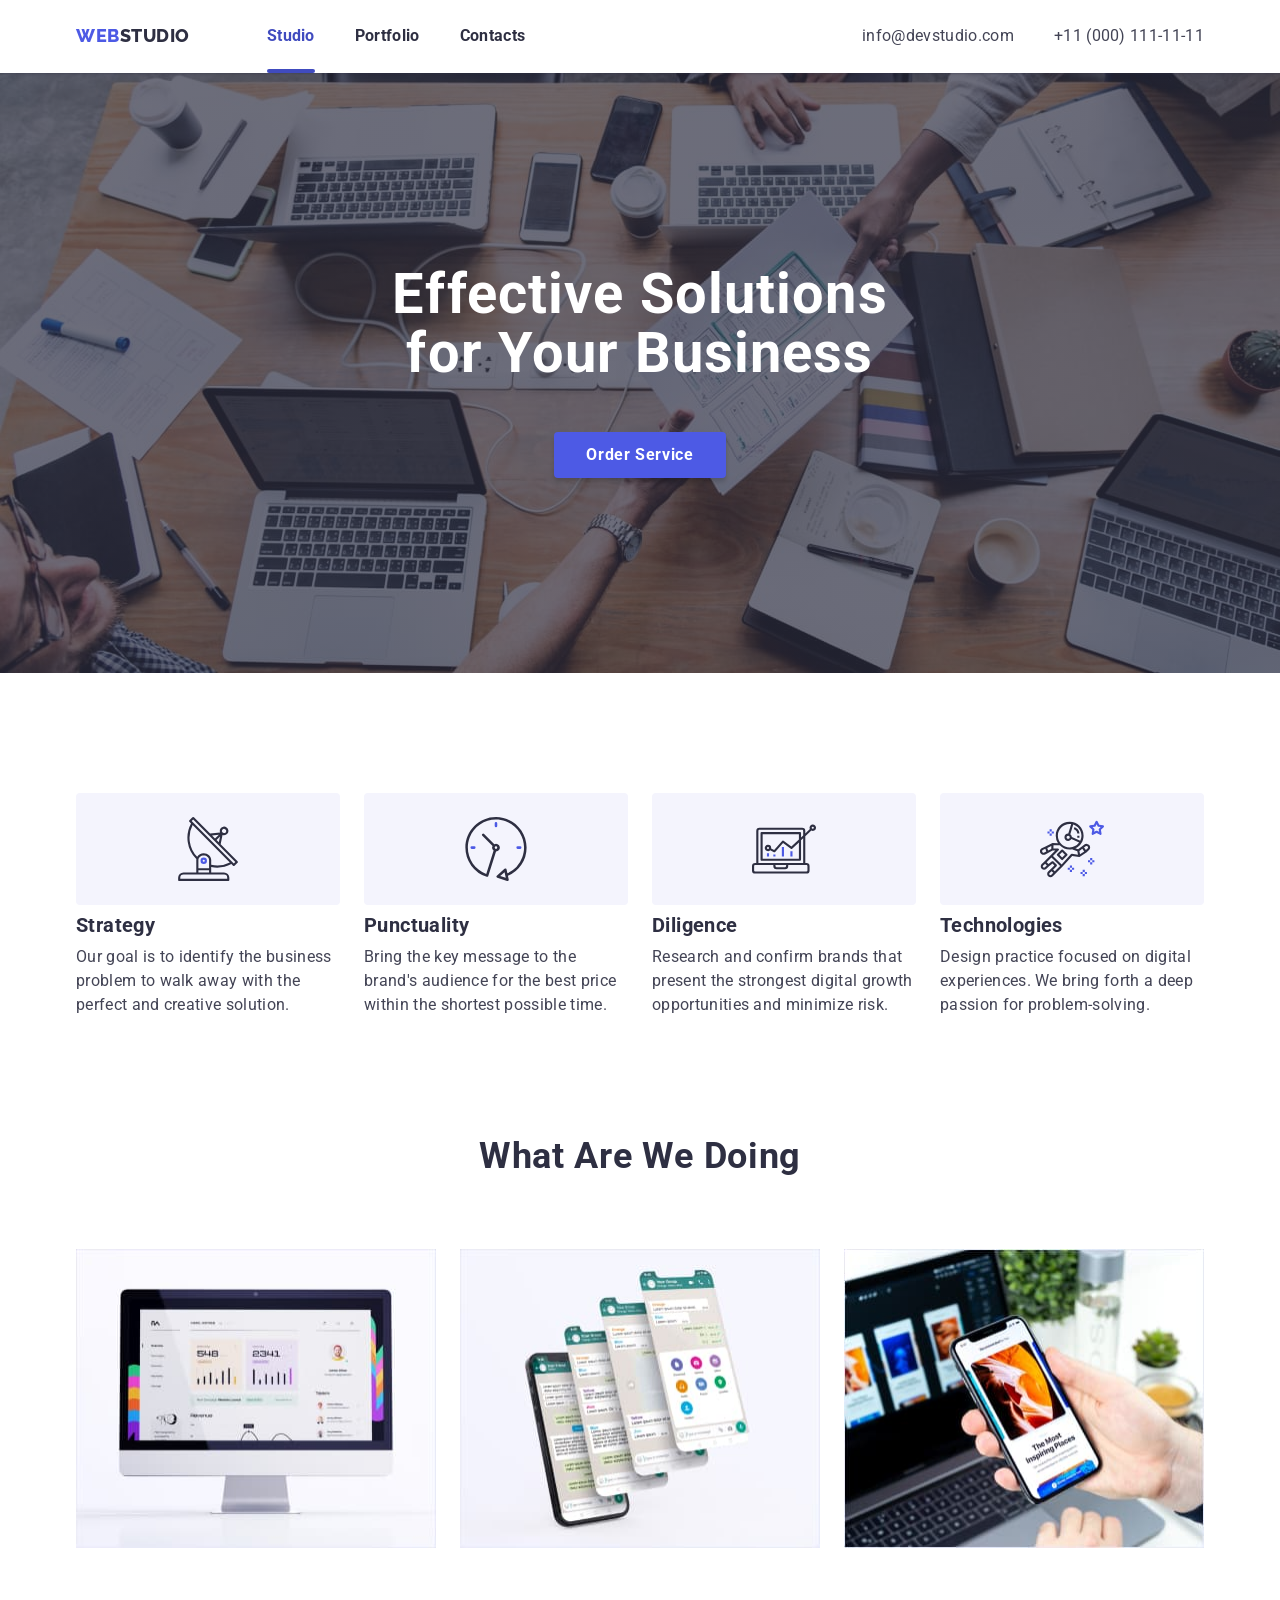
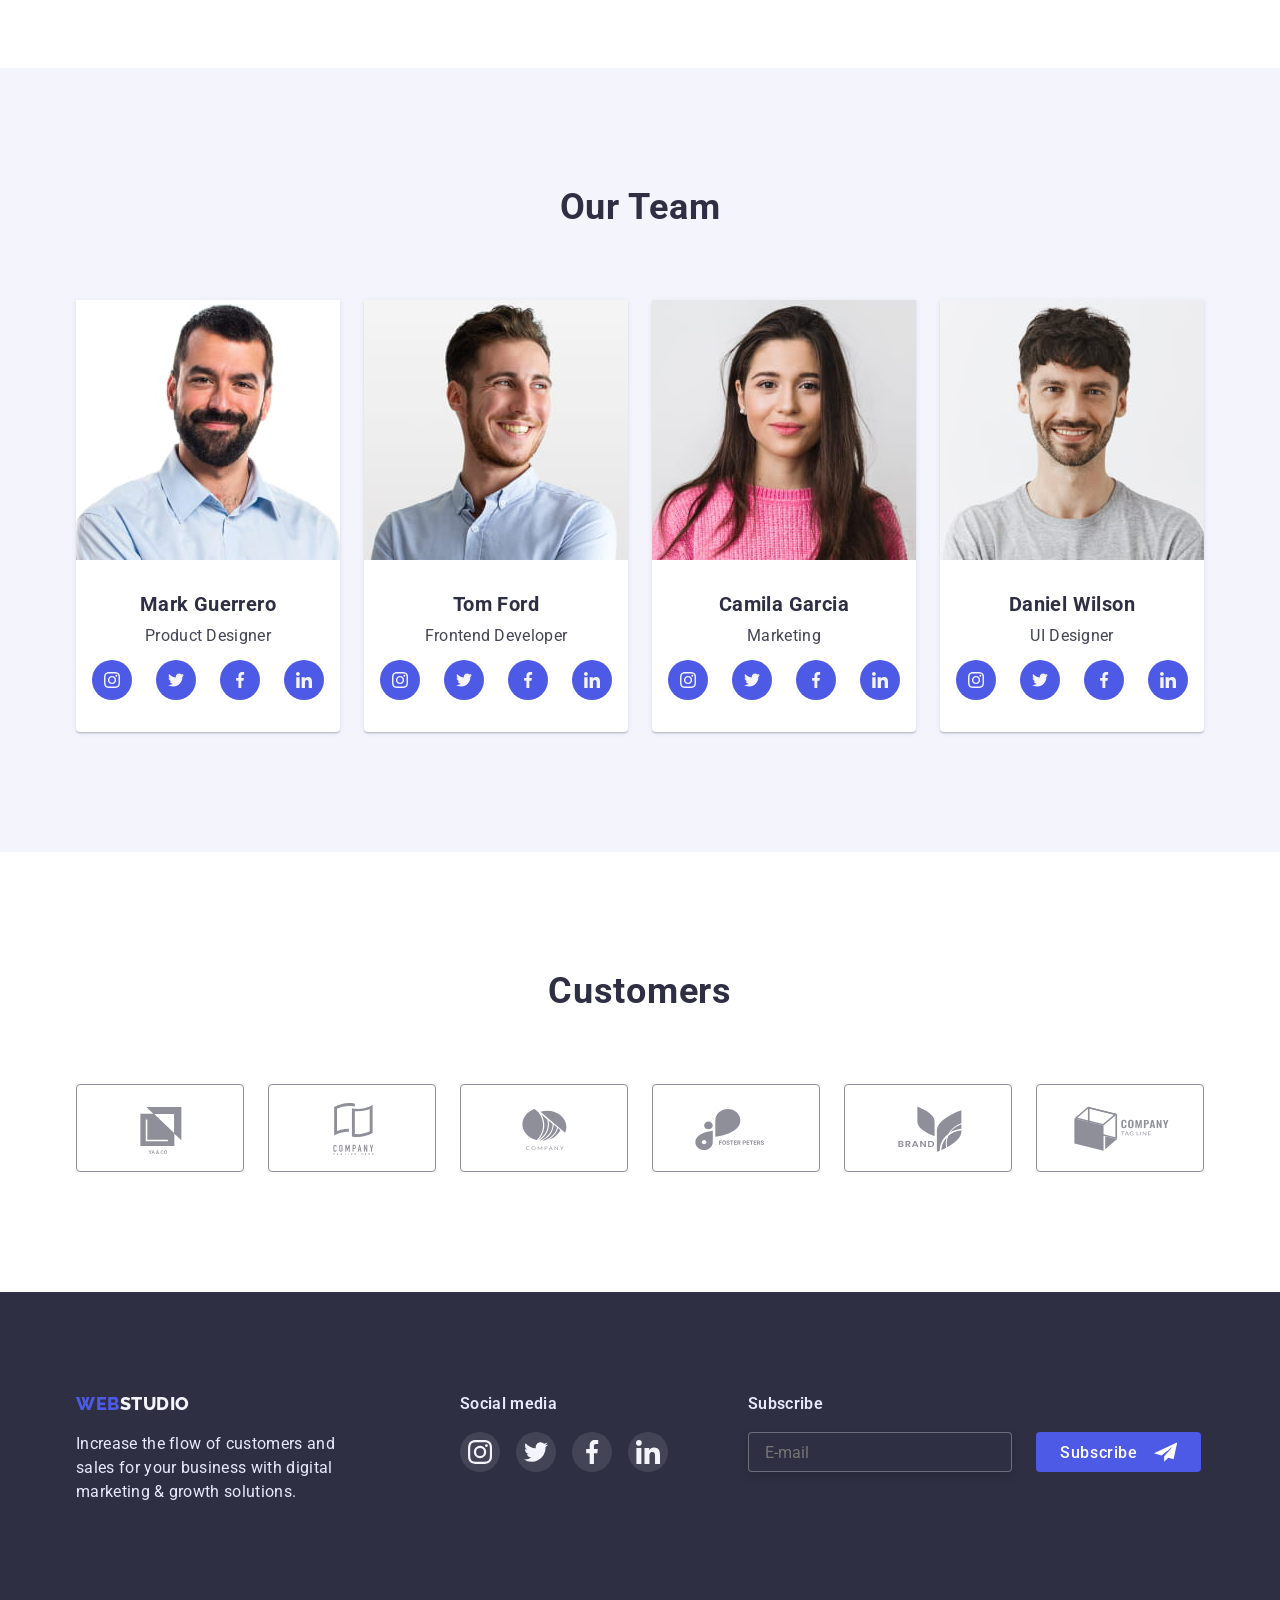
<file: index.html>
<!DOCTYPE html>
<html lang="en">
	<head>
		<meta charset="UTF-8" />
		<meta http-equiv="X-UA-Compatible" content="IE=edge" />
		<meta name="viewport" content="width=device-width, initial-scale=1.0" />
		<title>Web Studio</title>

		<link rel="icon" href="favicon.ico" type="image/x-icon" />

		<link rel="preconnect" href="https://fonts.googleapis.com" />
		<link rel="preconnect" href="https://fonts.gstatic.com" crossorigin />
		<link
			href="https://fonts.googleapis.com/css2?family=Raleway:wght@800&family=Roboto:wght@400;500;700;900&display=swap"
			rel="stylesheet"
		/>
		<link
			rel="stylesheet"
			href="https://cdnjs.cloudflare.com/ajax/libs/modern-normalize/1.0.0/modern-normalize.min.css"
		/>
		<link rel="stylesheet" href="./css/style.css" />
	</head>

	<body>
		<header class="page-header">
			<!--Navigation menu-->
			<div class="container header-nav">
				<nav class="navigation">
					<a href="./index.html" class="logo-link">
						Web
						<span class="logo-name">Studio</span>
					</a>

					<ul class="nav-list">
						<li class="nav-item">
							<a href="./index.html" class="nav-link current">Studio</a>
						</li>
						<li class="nav-item">
							<a href="./portfolio.html" class="nav-link">Portfolio</a>
						</li>
						<li class="nav-item">
							<a href="" class="nav-link">Contacts</a>
						</li>
					</ul>
				</nav>

				<!--Contacts-->
				<ul class="contacts-list">
					<li class="contacts-item">
						<a class="contacts-link" href="mailto:info@devstudio.com">info@devstudio.com</a>
					</li>
					<li class="contacts-item"><a class="contacts-link" href="tel:+110001111111">+11 (000) 111-11-11</a></li>
				</ul>
			</div>
		</header>

		<main>
			<!--Hero-->
			<section class="hero">
				<div class="backdrop is-hidden" data-modal>
					<div class="modal">
						<button data-modal-close class="close-modal">
							<svg width="8" height="8">
								<use xlink:href="./images/icons.svg#close"></use>
							</svg>
						</button>
						<p class="modal-header">Leave your contacts and we will call you back</p>
						<form class="modal-form">
							<label class="modal-form-field">
								<span class="modal-label">Name</span>
								<input
									type="text"
									class="modal-input"
									name="user-name"
									required
									minlength="2"
									pattern="^[A-Za-zА-Яа-яіІїЇ]+$"
									title="Type your name here"
								/>
								<svg width="16" height="16" class="modal-icon">
									<use xlink:href="./images/icons.svg#person"></use>
								</svg>
							</label>

							<label class="modal-form-field">
								<span class="modal-label">Phone</span>
								<input
									type="tel"
									class="modal-input"
									name="telephone"
									required
									pattern="[0-9]{10}"
									title="Ten digits
                phone number"
									minlength="10"
								/>
								<svg width="16" height="16" class="modal-icon">
									<use xlink:href="./images/icons.svg#phone"></use>
								</svg>
							</label>

							<label class="modal-form-field">
								<span class="modal-label">Email</span>
								<input
									type="email"
									class="modal-input"
									name="email"
									required
									pattern="[a-z0-9._%+-]+@[a-z0-9.-]+\.[a-z]{2,4}$"
									title="email@mail.com"
								/>
								<svg width="16" height="16" class="modal-icon">
									<use xlink:href="./images/icons.svg#email"></use>
								</svg>
							</label>

							<label for="comment" class="modal-label">Comment</label>
							<textarea class="modal-comment" name="comment" id="comment" placeholder="Text input"></textarea>

							<label for="policy" class="modal-label-policy">
								<input type="checkbox" class="modal-input-policy" name="policy" value="policy-agree" id="policy" />
								<span class="checkbox-field">
									<svg width="16" height="16" class="checkbox-icon">
										<use xlink:href="./images/icons.svg#checkbox"></use>
									</svg>
								</span>
								<span>
									I accept the terms and conditions of the
									<a class="form-link" href="">Privacy Policy</a>
								</span>
							</label>

							<button type="submit" class="modal-btn">Send</button>
						</form>
					</div>
				</div>
				<div class="container">
					<h1 class="hero-header">Effective Solutions for Your Business</h1>
					<button data-modal-open class="hero-button" type="button">Order Service</button>
				</div>
			</section>

			<!--Section 1  FEATURE-->
			<section class="features section">
				<div class="container">
					<h2 class="visually-hidden">Features</h2>

					<ul class="feature-list">
						<li class="feature-item">
							<div class="feature-icon">
								<svg width="64" height="64" class="">
									<use xlink:href="./images/icons.svg#antenna"></use>
								</svg>
							</div>
							<h3 class="section-title">Strategy</h3>
							<p class="section-text">
								Our goal is to identify the business problem to walk away with the perfect and creative solution.
							</p>
						</li>
						<li class="feature-item">
							<div class="feature-icon">
								<svg width="64" height="64" class="">
									<use xlink:href="./images/icons.svg#clock"></use>
								</svg>
							</div>
							<h3 class="section-title">Punctuality</h3>
							<p class="section-text">
								Bring the key message to the brand's audience for the best price within the shortest possible time.
							</p>
						</li>
						<li class="feature-item">
							<div class="feature-icon">
								<svg width="64" height="64" class="">
									<use xlink:href="./images/icons.svg#diagram"></use>
								</svg>
							</div>
							<h3 class="section-title">Diligence</h3>
							<p class="section-text">
								Research and confirm brands that present the strongest digital growth opportunities and minimize risk.
							</p>
						</li>
						<li class="feature-item">
							<div class="feature-icon">
								<svg width="64" height="64" class="">
									<use xlink:href="./images/icons.svg#astronaut"></use>
								</svg>
							</div>
							<h3 class="section-title">Technologies</h3>
							<p class="section-text">
								Design practice focused on digital experiences. We bring forth a deep passion for problem-solving.
							</p>
						</li>
					</ul>
				</div>
			</section>

			<!--Section 2   WORK-->
			<section class="work section no-padding-top">
				<div class="container">
					<h2 class="section-header">What are we doing</h2>
					<ul class="work-list">
						<li class="work-item">
							<img src="./images/img.jpg" alt="desktop" width="360" />
						</li>
						<li class="work-item">
							<img src="./images/img1.jpg" alt="mobile" width="360" />
						</li>
						<li class="work-item">
							<img src="./images/img2.jpg" alt="sync" width="360" />
						</li>
					</ul>
				</div>
			</section>

			<!--Section 3    TEAM-->
			<section class="team section">
				<div class="container">
					<h2 class="section-header">Our team</h2>
					<ul class="team-list">
						<li class="team-item">
							<img class="card-img" src="./images/mark.jpg" alt="photo mark" width="264" />
							<div class="under-card">
								<h3 class="section-title team-name">Mark Guerrero</h3>
								<p class="team-position section-text">Product Designer</p>
								<ul class="social-list">
									<li class="social-item">
										<a
											href="https://instagram.com"
											target="_blank"
											rel="norefferer noopener nofollow"
											class="social-link"
										>
											<svg width="16" height="16" class="">
												<use xlink:href="./images/icons.svg#inst"></use>
											</svg>
										</a>
									</li>
									<li class="social-item">
										<a
											href="https://twitter.com"
											target="_blank"
											rel="norefferer noopener nofollow"
											class="social-link"
										>
											<svg width="16" height="16" class="">
												<use xlink:href="./images/icons.svg#twt"></use>
											</svg>
										</a>
									</li>
									<li class="social-item">
										<a href="https://fb.com" target="_blank" rel="norefferer noopener nofollow" class="social-link">
											<svg width="16" height="16" class="">
												<use xlink:href="./images/icons.svg#fb"></use>
											</svg>
										</a>
									</li>
									<li class="social-item">
										<a
											href="https://linkedin.com"
											target="_blank"
											rel="norefferer noopener nofollow"
											class="social-link"
										>
											<svg width="16" height="16" class="">
												<use xlink:href="./images/icons.svg#in"></use>
											</svg>
										</a>
									</li>
								</ul>
							</div>
						</li>
						<li class="team-item">
							<img class="card-img" src="./images/tom.jpg" alt="photo tom" width="264" />
							<div class="under-card">
								<h3 class="section-title team-name">Tom Ford</h3>
								<p class="team-position section-text">Frontend Developer</p>
								<ul class="social-list">
									<li class="social-item">
										<a
											href="https://instagram.com"
											target="_blank"
											rel="norefferer noopener nofollow"
											class="social-link"
										>
											<svg width="16" height="16" class="">
												<use xlink:href="./images/icons.svg#inst"></use>
											</svg>
										</a>
									</li>
									<li class="social-item">
										<a
											href="https://twitter.com"
											target="_blank"
											rel="norefferer noopener nofollow"
											class="social-link"
										>
											<svg width="16" height="16" class="">
												<use xlink:href="./images/icons.svg#twt"></use>
											</svg>
										</a>
									</li>
									<li class="social-item">
										<a href="https://fb.com" target="_blank" rel="norefferer noopener nofollow" class="social-link">
											<svg width="16" height="16" class="">
												<use xlink:href="./images/icons.svg#fb"></use>
											</svg>
										</a>
									</li>
									<li class="social-item">
										<a
											href="https://linkedin.com"
											target="_blank"
											rel="norefferer noopener nofollow"
											class="social-link"
										>
											<svg width="16" height="16" class="">
												<use xlink:href="./images/icons.svg#in"></use>
											</svg>
										</a>
									</li>
								</ul>
							</div>
						</li>
						<li class="team-item">
							<img class="card-img" src="./images/camila.jpg" alt="photo camila" width="264" />
							<div class="under-card">
								<h3 class="section-title team-name">Camila Garcia</h3>
								<p class="team-position section-text">Marketing</p>
								<ul class="social-list">
									<li class="social-item">
										<a
											href="https://instagram.com"
											target="_blank"
											rel="norefferer noopener nofollow"
											class="social-link"
										>
											<svg width="16" height="16" class="">
												<use xlink:href="./images/icons.svg#inst"></use>
											</svg>
										</a>
									</li>
									<li class="social-item">
										<a
											href="https://twitter.com"
											target="_blank"
											rel="norefferer noopener nofollow"
											class="social-link"
										>
											<svg width="16" height="16" class="">
												<use xlink:href="./images/icons.svg#twt"></use>
											</svg>
										</a>
									</li>
									<li class="social-item">
										<a href="https://fb.com" target="_blank" rel="norefferer noopener nofollow" class="social-link">
											<svg width="16" height="16" class="">
												<use xlink:href="./images/icons.svg#fb"></use>
											</svg>
										</a>
									</li>
									<li class="social-item">
										<a
											href="https://linkedin.com"
											target="_blank"
											rel="norefferer noopener nofollow"
											class="social-link"
										>
											<svg width="16" height="16" class="">
												<use xlink:href="./images/icons.svg#in"></use>
											</svg>
										</a>
									</li>
								</ul>
							</div>
						</li>
						<li class="team-item">
							<img class="card-img" src="./images/daniel.jpg" alt="photo daniel" width="264" />
							<div class="under-card">
								<h3 class="section-title team-name">Daniel Wilson</h3>
								<p class="team-position section-text">UI Designer</p>
								<ul class="social-list">
									<li class="social-item">
										<a
											href="https://instagram.com"
											target="_blank"
											rel="norefferer noopener nofollow"
											class="social-link"
										>
											<svg width="16" height="16" class="">
												<use xlink:href="./images/icons.svg#inst"></use>
											</svg>
										</a>
									</li>
									<li class="social-item">
										<a
											href="https://twitter.com"
											target="_blank"
											rel="norefferer noopener nofollow"
											class="social-link"
										>
											<svg width="16" height="16" class="">
												<use xlink:href="./images/icons.svg#twt"></use>
											</svg>
										</a>
									</li>
									<li class="social-item">
										<a href="https://fb.com" target="_blank" rel="norefferer noopener nofollow" class="social-link">
											<svg width="16" height="16" class="">
												<use xlink:href="./images/icons.svg#fb"></use>
											</svg>
										</a>
									</li>
									<li class="social-item">
										<a
											href="https://linkedin.com"
											target="_blank"
											rel="norefferer noopener nofollow"
											class="social-link"
										>
											<svg width="16" height="16" class="">
												<use xlink:href="./images/icons.svg#in"></use>
											</svg>
										</a>
									</li>
								</ul>
							</div>
						</li>
					</ul>
				</div>
			</section>
		</main>

		<!--Section 4 CUSTOMERS-->
		<section class="customers section">
			<div class="container">
				<h2 class="section-header">Customers</h2>
				<ul class="customers-list">
					<li class="customers-item">
						<a class="customers-link" target="_blank" rel="norefferer noopener nofollow" href="">
							<svg width="104" height="56">
								<use xlink:href="./images/icons.svg#client1"></use>
							</svg>
						</a>
					</li>
					<li class="customers-item">
						<a class="customers-link" target="_blank" rel="norefferer noopener nofollow" href="">
							<svg class="customer-svg" width="104" height="56">
								<use xlink:href="./images/icons.svg#client2"></use>
							</svg>
						</a>
					</li>
					<li class="customers-item">
						<a class="customers-link" target="_blank" rel="norefferer noopener nofollow" href="">
							<svg width="104" height="56">
								<use xlink:href="./images/icons.svg#client3"></use>
							</svg>
						</a>
					</li>
					<li class="customers-item">
						<a class="customers-link" target="_blank" rel="norefferer noopener nofollow" href="">
							<svg width="104" height="56">
								<use xlink:href="./images/icons.svg#client4"></use>
							</svg>
						</a>
					</li>
					<li class="customers-item">
						<a class="customers-link" target="_blank" rel="norefferer noopener nofollow" href="">
							<svg width="104" height="56">
								<use xlink:href="./images/icons.svg#client5"></use>
							</svg>
						</a>
					</li>
					<li class="customers-item">
						<a class="customers-link" target="_blank" rel="norefferer noopener nofollow" href="">
							<svg width="104" height="56">
								<use xlink:href="./images/icons.svg#client6"></use>
							</svg>
						</a>
					</li>
				</ul>
			</div>
		</section>

		<!--Footer-->
		<footer class="footer">
			<div class="container footer-flex">
				<div class="footer-left">
					<a href="./index.html" class="logo-link">
						Web
						<span class="logo-namef">Studio</span>
					</a>
					<p class="footer-text-left">
						Increase the flow of customers and sales for your business with digital marketing & growth solutions.
					</p>
				</div>
				<div class="footer-right">
					<p class="footer-text-right">Social media</p>
					<ul class="social-list">
						<li class="social-item">
							<a
								href="https://instagram.com"
								target="_blank"
								rel="norefferer noopener nofollow"
								class="social-link footer-social"
							>
								<svg class="social-icon" height="24" width="24">
									<use xlink:href="./images/icons.svg#inst"></use>
								</svg>
							</a>
						</li>
						<li class="social-item">
							<a
								href="https://twitter.com"
								target="_blank"
								rel="norefferer noopener nofollow"
								class="social-link footer-social"
							>
								<svg class="social-icon" height="24" width="24">
									<use xlink:href="./images/icons.svg#twt"></use>
								</svg>
							</a>
						</li>
						<li class="social-item">
							<a
								href="https://fb.com"
								target="_blank"
								rel="norefferer noopener nofollow"
								class="social-link footer-social"
							>
								<svg class="social-icon" height="24" width="24">
									<use xlink:href="./images/icons.svg#fb"></use>
								</svg>
							</a>
						</li>
						<li class="social-item">
							<a
								href="https://linkedin.com"
								target="_blank"
								rel="norefferer noopener nofollow"
								class="social-link footer-social"
							>
								<svg class="social-icon" height="24" width="24">
									<use xlink:href="./images/icons.svg#in"></use>
								</svg>
							</a>
						</li>
					</ul>
				</div>

				<form class="footer-subscribe">
					<label class="footer-text-right" for="email">Subscribe</label>
					<div class="flex-form">
						<input class="subscribe-input" id="email" type="email" name="email" placeholder="E-mail" />

						<button class="subscribe-btn" type="submit">
							Subscribe
							<svg width="24" height="24" class="subscribe-svg">
								<use xlink:href="./images/icons.svg#subscribe"></use>
							</svg>
						</button>
					</div>
				</form>
			</div>
		</footer>

		<script>
			const { height: pageHeaderHeight } = document.querySelector(".page-header").getBoundingClientRect();

			document.body.style.paddingTop = `${pageHeaderHeight}px`;
		</script>

		<script src="./js/modal.js"></script>
	</body>
</html>
</file>
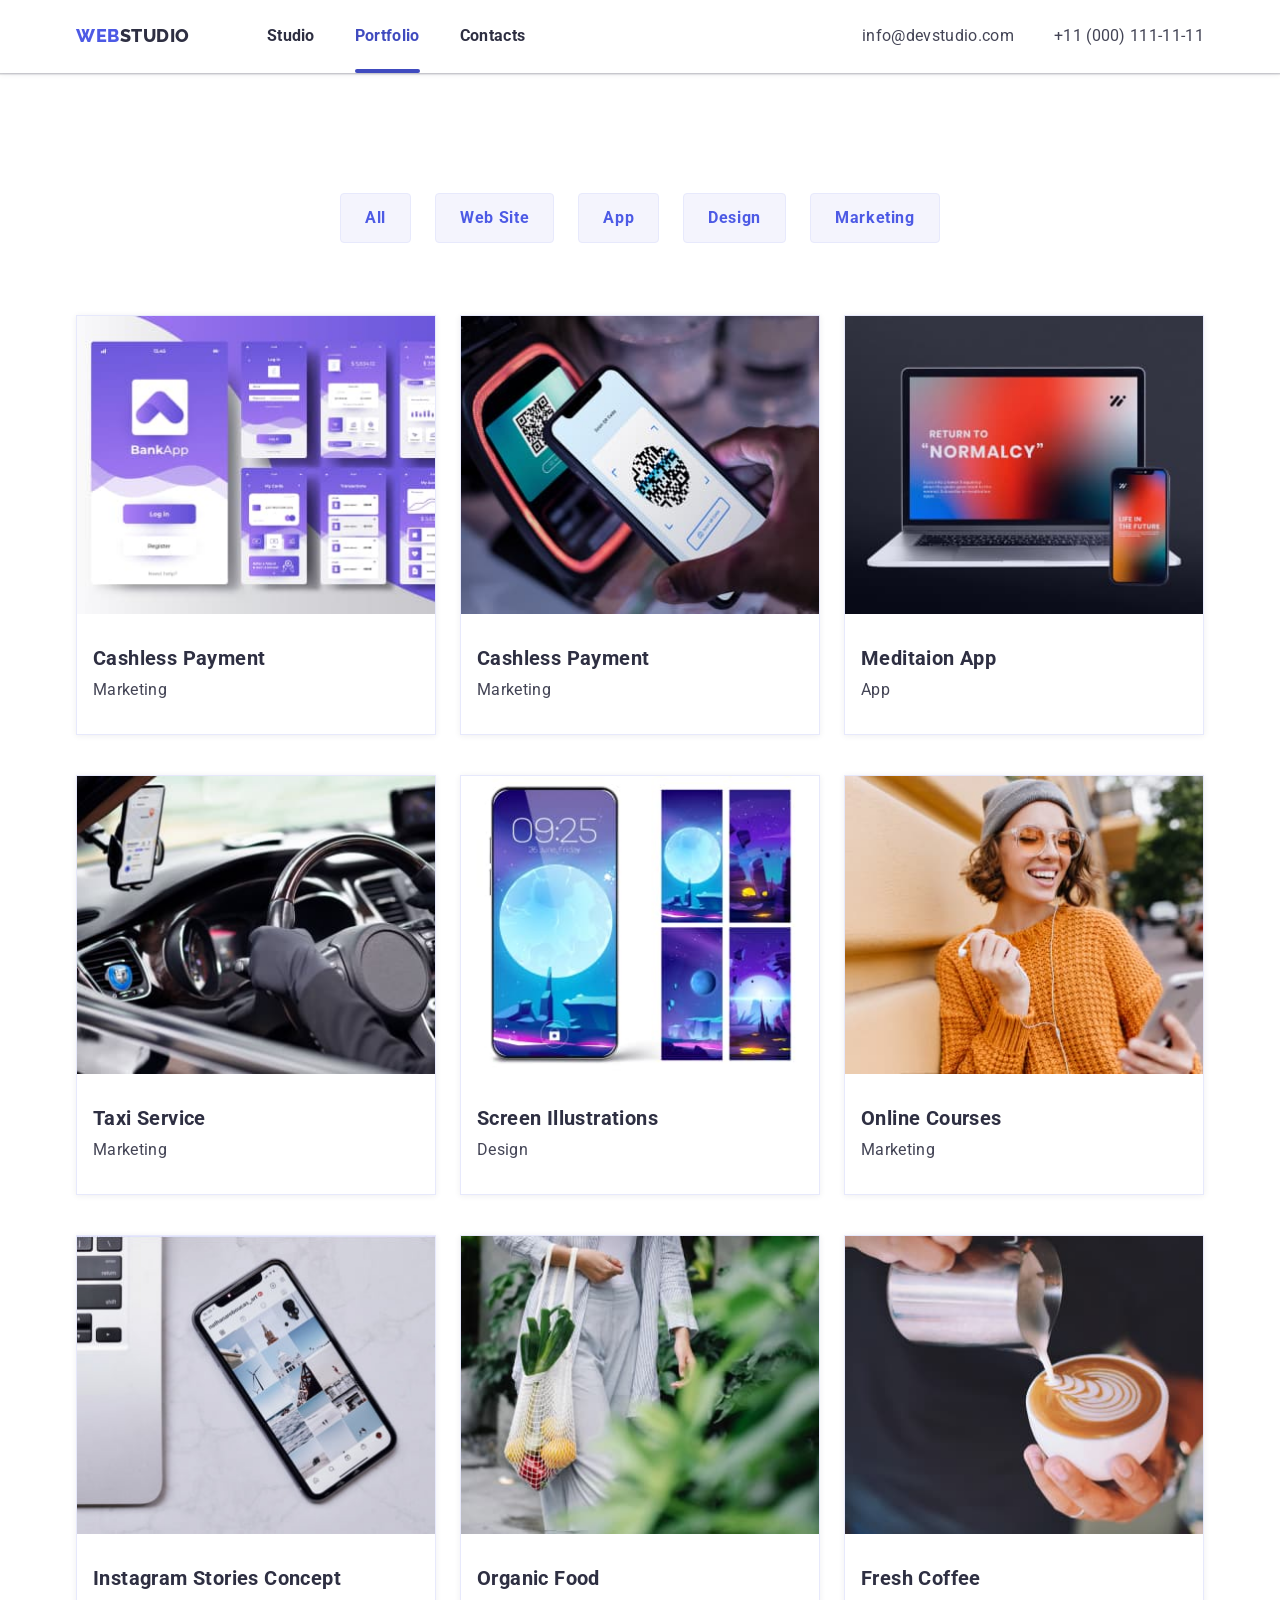
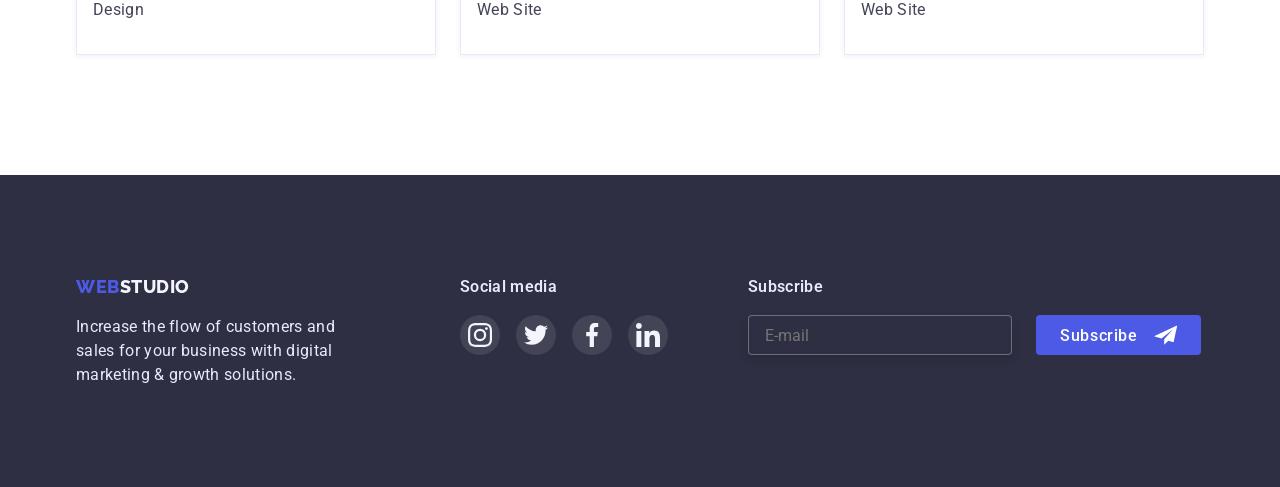
<file: portfolio.html>
<!DOCTYPE html>
<html lang="en">
	<head>
		<meta charset="UTF-8" />
		<meta http-equiv="X-UA-Compatible" content="IE=edge" />
		<meta name="viewport" content="width=device-width, initial-scale=1.0" />
		<title>Web Studio</title>

		<link rel="icon" href="favicon.ico" type="image/x-icon" />

		<link rel="preconnect" href="https://fonts.googleapis.com" />
		<link rel="preconnect" href="https://fonts.gstatic.com" crossorigin />
		<link
			href="https://fonts.googleapis.com/css2?family=Raleway:wght@800&family=Roboto:wght@400;500;700;900&display=swap"
			rel="stylesheet"
		/>
		<link
			rel="stylesheet"
			href="https://cdnjs.cloudflare.com/ajax/libs/modern-normalize/1.0.0/modern-normalize.min.css"
		/>
		<link rel="stylesheet" href="./css/style.css" />
	</head>

	<body>
		<header class="page-header">
			<!--Navigation menu-->
			<div class="container header-nav">
				<nav class="navigation">
					<a href="./index.html" class="logo-link link">
						Web
						<span class="logo-name">Studio</span>
					</a>
					<ul class="nav-list list">
						<li class="nav-item">
							<a href="./index.html" class="nav-link link">Studio</a>
						</li>
						<li class="nav-item">
							<a href="./portfolio.html" class="nav-link link current">Portfolio</a>
						</li>
						<li class="nav-item">
							<a href="" class="nav-link link">Contacts</a>
						</li>
					</ul>
				</nav>

				<!--Contacts-->
				<ul class="contacts-list list">
					<li class="contacts-item">
						<a class="contacts-link link" href="mailto:info@devstudio.com">info@devstudio.com</a>
					</li>
					<li class="contacts-item"><a class="contacts-link link" href="tel:+110001111111">+11 (000) 111-11-11</a></li>
				</ul>
			</div>
		</header>

		<main>
			<!-- Examples -->
			<section class="section">
				<div class="container">
					<h1 class="visually-hidden">WebStudio portfolio</h1>

					<!--Filters-->

					<ul class="filter-list">
						<li class="filter-item"><button class="filter-btn" type="button">All</button></li>
						<li class="filter-item"><button class="filter-btn" type="button">Web Site</button></li>
						<li class="filter-item"><button class="filter-btn" type="button">App</button></li>
						<li class="filter-item"><button class="filter-btn" type="button">Design</button></li>
						<li class="filter-item"><button class="filter-btn" type="button">Marketing</button></li>
					</ul>

					<!--Cards row -->

					<ul class="card-list">
						<li class="card-item">
							<a href="" class="card-link">
								<div class="box">
									<div class="overlay">
										<p>
											14 Stylish and User-Friendly App Design Concepts · Task Manager App · Calorie Tracker App · Exotic
											Fruit Ecommerce App · Cloud Storage App
										</p>
									</div>

									<img class="card-img" src="./images/card1.jpg" alt="bank app" width="360" />
								</div>
								<div class="under-card">
									<h2 class="section-title">Cashless Payment</h2>
									<p class="section-text">Marketing</p>
								</div>
							</a>
						</li>

						<li class="card-item">
							<a href="" class="card-link">
								<div class="box">
									<div class="overlay">
										<p>
											14 Stylish and User-Friendly App Design Concepts · Task Manager App · Calorie Tracker App · Exotic
											Fruit Ecommerce App · Cloud Storage App
										</p>
									</div>

									<img class="card-img" src="./images/card2.jpg" alt="bank app" width="360" />
								</div>
								<div class="under-card">
									<h2 class="section-title">Cashless Payment</h2>
									<p class="section-text">Marketing</p>
								</div>
							</a>
						</li>
						<li class="card-item">
							<a href="" class="card-link">
								<div class="box">
									<div class="overlay">
										<p>
											14 Stylish and User-Friendly App Design Concepts · Task Manager App · Calorie Tracker App · Exotic
											Fruit Ecommerce App · Cloud Storage App
										</p>
									</div>

									<img class="card-img" src="./images/card3.jpg" alt="bank app" width="360" />
								</div>
								<div class="under-card">
									<h2 class="section-title">Meditaion App</h2>
									<p class="section-text">App</p>
								</div>
							</a>
						</li>
						<li class="card-item">
							<a href="" class="card-link">
								<div class="box">
									<div class="overlay">
										<p>
											14 Stylish and User-Friendly App Design Concepts · Task Manager App · Calorie Tracker App · Exotic
											Fruit Ecommerce App · Cloud Storage App
										</p>
									</div>

									<img class="card-img" src="./images/card4.jpg" alt="cardriver" width="360" />
								</div>
								<div class="under-card">
									<h2 class="section-title">Taxi Service</h2>
									<p class="section-text">Marketing</p>
								</div>
							</a>
						</li>
						<li class="card-item">
							<a href="" class="card-link">
								<div class="box">
									<div class="overlay">
										<p>
											14 Stylish and User-Friendly App Design Concepts · Task Manager App · Calorie Tracker App · Exotic
											Fruit Ecommerce App · Cloud Storage App
										</p>
									</div>

									<img class="card-img" src="./images/card5.jpg" alt="bank app" width="360" />
								</div>
								<div class="under-card">
									<h2 class="section-title">Screen Illustrations</h2>
									<p class="section-text">Design</p>
								</div>
							</a>
						</li>
						<li class="card-item">
							<a href="" class="card-link">
								<div class="box">
									<div class="overlay">
										<p>
											14 Stylish and User-Friendly App Design Concepts · Task Manager App · Calorie Tracker App · Exotic
											Fruit Ecommerce App · Cloud Storage App
										</p>
									</div>

									<img class="card-img" src="./images/card6.jpg" alt="bank app" width="360" />
								</div>
								<div class="under-card">
									<h2 class="section-title">Online Courses</h2>
									<p class="section-text">Marketing</p>
								</div>
							</a>
						</li>
						<li class="card-item">
							<a href="" class="card-link">
								<div class="box">
									<div class="overlay">
										<p>
											14 Stylish and User-Friendly App Design Concepts · Task Manager App · Calorie Tracker App · Exotic
											Fruit Ecommerce App · Cloud Storage App
										</p>
									</div>

									<img class="card-img" src="./images/card7.jpg" alt="bank app" width="360" />
								</div>
								<div class="under-card">
									<h2 class="section-title">Instagram Stories Concept</h2>
									<p class="section-text">Design</p>
								</div>
							</a>
						</li>
						<li class="card-item">
							<a href="" class="card-link">
								<div class="box">
									<div class="overlay">
										<p>
											14 Stylish and User-Friendly App Design Concepts · Task Manager App · Calorie Tracker App · Exotic
											Fruit Ecommerce App · Cloud Storage App
										</p>
									</div>

									<img class="card-img" src="./images/card8.jpg" alt="bank app" width="360" />
								</div>
								<div class="under-card">
									<h2 class="section-title">Organic Food</h2>
									<p class="section-text">Web Site</p>
								</div>
							</a>
						</li>
						<li class="card-item">
							<a href="" class="card-link">
								<div class="box">
									<div class="overlay">
										<p>
											14 Stylish and User-Friendly App Design Concepts · Task Manager App · Calorie Tracker App · Exotic
											Fruit Ecommerce App · Cloud Storage App
										</p>
									</div>

									<img class="card-img" src="./images/card9.jpg" alt="bank app" width="360" />
								</div>
								<div class="under-card">
									<h2 class="section-title">Fresh Coffee</h2>
									<p class="section-text">Web Site</p>
								</div>
							</a>
						</li>
					</ul>
				</div>
			</section>
		</main>

		<!--Footer-->
		<footer class="footer">
			<div class="container footer-flex">
				<div class="footer-left">
					<a href="./index.html" class="logo-link">
						Web
						<span class="logo-namef">Studio</span>
					</a>
					<p class="footer-text-left">
						Increase the flow of customers and sales for your business with digital marketing & growth solutions.
					</p>
				</div>
				<div class="footer-right">
					<p class="footer-text-right">Social media</p>
					<ul class="social-list">
						<li class="social-item">
							<a
								href="https://instagram.com"
								target="_blank"
								rel="norefferer noopener nofollow"
								class="social-link footer-social"
							>
								<svg class="social-icon" height="24" width="24">
									<use xlink:href="./images/icons.svg#inst"></use>
								</svg>
							</a>
						</li>
						<li class="social-item">
							<a
								href="https://twitter.com"
								target="_blank"
								rel="norefferer noopener nofollow"
								class="social-link footer-social"
							>
								<svg class="social-icon" height="24" width="24">
									<use xlink:href="./images/icons.svg#twt"></use>
								</svg>
							</a>
						</li>
						<li class="social-item">
							<a
								href="https://fb.com"
								target="_blank"
								rel="norefferer noopener nofollow"
								class="social-link footer-social"
							>
								<svg class="social-icon" height="24" width="24">
									<use xlink:href="./images/icons.svg#fb"></use>
								</svg>
							</a>
						</li>
						<li class="social-item">
							<a
								href="https://linkedin.com"
								target="_blank"
								rel="norefferer noopener nofollow"
								class="social-link footer-social"
							>
								<svg class="social-icon" height="24" width="24">
									<use xlink:href="./images/icons.svg#in"></use>
								</svg>
							</a>
						</li>
					</ul>
				</div>

				<form class="footer-subscribe">
					<label class="footer-text-right" for="email">Subscribe</label>
					<div class="flex-form">
						<input class="subscribe-input" id="email" type="email" name="email" placeholder="E-mail" />

						<button class="subscribe-btn" type="submit">
							Subscribe
							<svg width="24" height="24" class="subscribe-svg">
								<use xlink:href="./images/icons.svg#subscribe"></use>
							</svg>
						</button>
					</div>
				</form>
			</div>
		</footer>

		<script>
			const { height: pageHeaderHeight } = document.querySelector(".page-header").getBoundingClientRect();

			document.body.style.paddingTop = `${pageHeaderHeight}px`;
		</script>
	</body>
</html>
</file>
<file: css/style.css>
/*================ GLOBAL ====================*/
:root {
	--primary-text-color: #434455;
	--secondary-txt-color: #e7e9fc;
	--title-text-color: #2e2f42;
	--accent-color: #4d5ae5;
	--bg-color: #ffffff;
	--secondary-color: #f4f4fd;
	--btn-hover-color: #404bbf;
	--sechover-color: #31d0aa;
}
body {
	font-family: "Roboto", sans-serif;
	font-size: 16px;
	letter-spacing: 0.02em;
	color: var(--primary-text-color);
	background-color: var(--bg-color);
}
p,
h1,
h2,
h3,
h4,
h5,
h6 {
	margin: 0;
}
img {
	display: block;
	max-width: 100%;
	height: auto;
}
button {
	display: block;
	cursor: pointer;
	border: none;
	border-radius: 4px;
}
ul,
ol {
	list-style: none;
	padding-left: none;
	margin: 0;
	padding: 0;
}
a {
	text-decoration: none;
	color: inherit;
	cursor: pointer;
}
button {
	cursor: pointer;
}
.section {
	padding-top: 120px;
	padding-bottom: 120px;

	/* outline: 2px dashed lime; */
}
.section.no-padding-top {
	padding-top: 0;
}

.container {
	width: 1158px;
	margin-left: auto;
	margin-right: auto;
	padding-left: 15px;
	padding-right: 15px;

	/* outline: 2px dashed tomato; */
}

.card-item,
.team-item {
	/* outline: 2px dashed palegreen; */
}

/* .link {
	text-decoration: none;
	color: inherit;
}
.list {
	list-style: none;
	margin: 0;
	padding: 0;
} */

.visually-hidden {
	position: absolute;
	width: 1px;
	height: 1px;
	margin: -1px;
	border: 0;
	padding: 0;

	white-space: nowrap;
	clip-path: inset(100%);
	clip: rect(0 0 0 0);
	overflow: hidden;
}

/*===================== LOGO ===========================*/
.logo-link {
	display: flex;
	font-family: "Raleway";
	font-weight: 800;
	font-size: 18px;
	line-height: 1.33;
	letter-spacing: 0.03em;
	text-transform: uppercase;
	color: var(--accent-color);
}
.logo-name {
	color: var(--title-text-color);
}

/*======================= HEADER =======================*/
.page-header {
	box-shadow: 0px 2px 1px rgba(46, 47, 66, 0.08), 0px 1px 1px rgba(46, 47, 66, 0.16), 0px 1px 6px rgba(46, 47, 66, 0.08);
	background-color: var(--bg-color);

	width: 100%;
	position: fixed;
	top: 0;
	left: 50%;
	transform: translateX(-50%);
	z-index: 2;
}

/*===================== NAVIGATION ======================*/
.header-nav {
	display: flex;
	align-items: center;
}
.navigation {
	display: flex;
	align-items: center;
}
.nav-list {
	display: flex;
	margin-left: 77px;
}

.nav-list .nav-item:not(:last-child) {
	margin-right: 40px;
}

.nav-link {
	font-size: 16px;
	line-height: 0.66;
	letter-spacing: 0.02em;
	font-weight: 700;
	color: var(--title-text-color);
	padding-top: 31px;
	padding-bottom: 31px;
	display: block;

	transition-duration: 250ms;
	transition-timing-function: cubic-bezier(0.4, 0, 0.2, 1);
	transition-property: color;
}

.nav-link:hover,
.nav-link:focus {
	color: var(--accent-color);
}

.nav-link:active {
	color: var(--btn-hover-color);
}

.current {
	color: var(--btn-hover-color);
	position: relative;
}
.current::after {
	position: absolute;
	bottom: 0;
	left: 0;

	content: "";
	display: block;
	width: 100%;
	height: 4px;
	border-radius: 2px;
	background-color: var(--btn-hover-color);
}

.nav-item {
}

.contacts-list {
	display: flex;
	margin-left: auto;
}

.contacts-link {
	font-size: 16px;
	line-height: 0.66;
	letter-spacing: 0.02em;
	color: var(--primary-text-color);
	padding-top: 31px;
	padding-bottom: 31px;
	display: block;

	transition-duration: 250ms;
	transition-timing-function: cubic-bezier(0.4, 0, 0.2, 1);
	transition-property: color;
}

.contacts-link:hover,
.contacts-link:focus {
	color: var(--accent-color);
}

.contacts-list .contacts-item + .contacts-item {
	margin-left: 40px;
}

/*======================== MAIN PAGE ========================*/

/*========================== HERO ===========================*/
.hero {
	padding: 192px 0;
	height: 600px;
	max-width: 1440px;
	background-color: var(--title-text-color);
	margin-left: auto;
	margin-right: auto;
	background-image: linear-gradient(to right, #2e2f42b3, #2e2f42b3), url(../images/hero-bg.jpg);
	background-size: cover;
	background-repeat: no-repeat;
}

.hero-header {
	text-align: center;
	font-weight: 700;
	font-size: 56px;
	line-height: 1.07;
	letter-spacing: 0.02em;

	color: var(--bg-color);

	width: 496px;
	margin: 0 auto;
	margin-bottom: 48px;
}

.hero-button {
	font-family: "Roboto", sans-serif;
	font-weight: 700;
	font-size: 16px;
	line-height: 0.84;
	letter-spacing: 0.04em;

	margin: 0 auto;
	color: var(--bg-color);
	background-color: var(--accent-color);
	box-shadow: 0px 4px 4px rgba(0, 0, 0, 0.15);
	border-radius: none;
	padding: 16px 32px;

	transition-duration: 250ms;
	transition-timing-function: cubic-bezier(0.4, 0, 0.2, 1);
	transition-property: background-color, color;
}

.hero-button:hover,
.hero-button:focus {
	background-color: var(--btn-hover-color);
}

/*================== MODAL =================*/

.hero-button:active {
	background: var(--secondary-color);
	color: var(--accent-color);
}

.backdrop {
	position: fixed;
	z-index: 3;
	top: 0;
	left: 0;

	width: 100%;
	height: 100%;

	background-color: rgba(46, 47, 66, 0.4);
	opacity: 1;

	transition-duration: 250ms;
	transition-timing-function: cubic-bezier(0.4, 0, 0.2, 1);
	transition-property: opacity;
}

.backdrop.is-hidden {
	opacity: 0;
	pointer-events: none;
}

.backdrop.is-hidden .modal {
	transform: translate(-50%, -50%) scale(0.1);
	opacity: 0;
}

.modal {
	position: absolute;
	top: 50%;
	left: 50%;
	transform: translate(-50%, -50%) scale(1);
	opacity: 1;

	transition-duration: 250ms;
	transition-timing-function: cubic-bezier(0.4, 0, 0.2, 1);
	transition-property: transform, opacity;

	background: #fcfcfc;
	box-shadow: 0px 1px 1px rgba(0, 0, 0, 0.14), 0px 1px 3px rgba(0, 0, 0, 0.12), 0px 2px 1px rgba(0, 0, 0, 0.2);
	border-radius: 4px;

	width: 408px;
	padding: 24px;
}

.backdrop.is-hidden .close-modal {
	opacity: 0;
}

.close-modal {
	position: absolute;
	left: 360px;

	display: flex;
	align-items: center;
	justify-content: center;

	width: 24px;
	height: 24px;
	/* margin-left: auto; */
	/* margin-bottom: 24px; */
	border: 1px solid rgba(0, 0, 0, 0.1);
	border-radius: 50%;
	fill: #000;

	opacity: 1;
	transition: background-color 250ms cubic-bezier(0.4, 0, 0.2, 1), fill 250ms cubic-bezier(0.4, 0, 0.2, 1),
		transform 2500ms cubic-bezier(0.4, 0, 0.2, 1), opacity 250ms cubic-bezier(0.4, 0, 0.2, 1);
}

.close-modal:hover,
.close-modal:focus {
	background-color: var(--accent-color);
	fill: var(--bg-color);
	transform: rotateZ(360deg);
}
.modal-header {
	margin-bottom: 14px;
	margin-top: 48px;
	font-weight: 500;
	font-size: 16px;
	line-height: 1.5;
	text-align: center;
	letter-spacing: 0.02em;
	color: var(--title-text-color);
}

.modal-form {
	width: auto;
}
.modal-form-field {
	position: relative;
	display: block;
	margin-bottom: 8px;
}

.modal-input {
	width: 100%;
	height: 40px;
	padding: 11px 38px;
	margin-bottom: 8px;

	border: 1px solid rgba(33, 33, 33, 0.2);
	border-radius: 4px;
	background-color: #fcfcfc;
	transition-duration: 250ms;
	transition-timing-function: cubic-bezier(0.4, 0, 0.2, 1);
	transition-property: border-color;
}

.modal-label {
	display: block;
	font-weight: 400;
	font-size: 12px;
	line-height: 1.33;
	letter-spacing: 0.04em;
	color: #8e8f99;
	margin-bottom: 4px;
}

.modal-icon {
	position: absolute;
	top: 50%;
	left: 16px;

	fill: var(--title-text-color);
	transition-duration: 250ms;
	transition-timing-function: cubic-bezier(0.4, 0, 0.2, 1);
	transition-property: fill;
}

.modal-input:focus {
	border-color: var(--accent-color);
	outline: none;
}

.modal-input:focus + .modal-icon {
	fill: var(--accent-color);
}

.modal-comment {
	width: 100%;
	height: 120px;
	padding: 8px 16px;
	margin-bottom: 16px;

	border: 1px solid rgba(33, 33, 33, 0.2);
	background: #fcfcfc;
	border-radius: 4px;

	resize: none;

	transition-duration: 250ms;
	transition-timing-function: cubic-bezier(0.4, 0, 0.2, 1);
	transition-property: border-color;
}

.modal-comment::placeholder {
	font-size: 12px;
	line-height: 1.33;
	letter-spacing: 0.04em;
	color: rgba(117, 117, 117, 0.5);
}

.modal-comment:focus {
	border-color: var(--accent-color);
	outline: none;
}

.modal-input-policy {
	/* appearance: none;
	position: absolute; */
	width: 1px;
	height: 1px;
	margin: -1px;
	border: 0;
	padding: 0;

	white-space: nowrap;
	clip-path: inset(100%);
	clip: rect(0 0 0 0);
	overflow: hidden;
}
.checkbox-field {
	display: flex;
	align-items: center;
	height: 16px;
	width: 16px;
	fill: transparent;
	border: 1.25px solid #2e2f42;
	border-radius: 2px;
	transition-duration: 250ms;
	transition-timing-function: cubic-bezier(0.4, 0, 0.2, 1);
	transition-property: fill, background-color, border-color;
	cursor: pointer;
}

.modal-input-policy:checked + .checkbox-field {
	fill: var(--secondary-color);
	background-color: var(--accent-color);
	border-color: var(--accent-color);
}

.modal-input-policy:checked + .checkbox-field:hover {
	background-color: var(--btn-hover-color);
	border-color: var(--btn-hover-color);
}

.modal-label-policy .form-link {
	color: var(--accent-color);
	text-decoration-line: underline;
	transition-duration: 250ms;
	transition-timing-function: cubic-bezier(0.4, 0, 0.2, 1);
	transition-property: color;
}
.modal-label-policy .form-link:hover {
	color: var(--btn-hover-color);
}

.modal-btn {
	/* position: absolute; */

	background-color: var(--accent-color);
	box-shadow: 0px 4px 4px rgba(0, 0, 0, 0.15);
	border-radius: 4px;
	color: var(--bg-color);
	margin-left: auto;
	margin-right: auto;
	margin-top: 24px;

	padding: 16px 32px;
	min-width: 169px;

	transition-duration: 250ms;
	transition-timing-function: cubic-bezier(0.4, 0, 0.2, 1);
	transition-property: background-color;
}

.modal-btn:hover,
.modal-btn:focus {
	background-color: var(--btn-hover-color);
}

.modal-label {
}
.modal-label-policy {
	display: flex;
	gap: 8px;
	align-items: center;

	font-size: 12px;
	line-height: 1.33;
	letter-spacing: 0.04em;
	color: #757575;
	height: 16px;
}

/*======================= MAIN-CONTENT ==========================*/

.section-title {
	font-weight: 700;
	font-size: 20px;
	line-height: 1.2;
	letter-spacing: 0.02em;
	color: var(--title-text-color);

	margin-bottom: 8px;
}

.section-text {
	line-height: 1.5;
}

.section-header {
	font-weight: 700;
	font-size: 36px;
	line-height: 1.11;
	letter-spacing: 0.02em;
	text-align: center;
	text-transform: capitalize;
	color: var(--title-text-color);

	margin-bottom: 72px;
}

/*======================== FEATURE ========================*/

.feature-list {
	display: flex;
	margin-left: -12px;
	margin-right: -12px;
}

.feature-item {
	width: calc((100% - 24px * 3) / 4);
	margin-right: 12px;
	margin-left: 12px;
}
.feature-item .section-text {
	padding-bottom: 0;
}

.feature-icon {
	display: flex;
	align-items: center;
	justify-content: center;

	height: 112px;
	margin-bottom: 8px;

	border-radius: 4px;
	background-color: var(--secondary-color);
}

/*======================= WORK ==========================*/

.work {
}

.work-list {
	display: flex;
}

.work-item {
	width: calc((100% - 48px) / 3);
	margin-right: 24px;
}
.work-list .work-item:last-child {
	margin-right: 0;
}

/*=========================== TEAM ===========================*/

.team {
	background: var(--secondary-color);
}

.team-list {
	display: flex;
	justify-content: space-between;
	gap: 24px;
}

.team-item {
	background-color: var(--background-color);
	text-align: center;
	background: var(--bg-color);
	box-shadow: 0px 1px 6px rgba(46, 47, 66, 0.08), 0px 1px 1px rgba(46, 47, 66, 0.16), 0px 2px 1px rgba(46, 47, 66, 0.08);
	border-radius: 0px 0px 4px 4px;
}

.under-card {
	padding-top: 32px;
	padding-bottom: 32px;
}

.section-text.team-position {
	margin-bottom: 12px;
}

.social-list {
	display: flex;
	gap: 24px;
	justify-content: center;
}
.social-link {
	display: flex;
	height: 40px;
	width: 40px;

	align-items: center;
	justify-content: center;

	border-radius: 50%;
	background-color: var(--accent-color);

	transition-duration: 250ms;
	transition-timing-function: cubic-bezier(0.4, 0, 0.2, 1);
	transition-property: background-color;
}

.social-link:hover,
.social-link:focus {
	background-color: var(--btn-hover-color);
}

/*================== CUSTOMERS ==================*/
.customers-list {
	display: flex;
	gap: 24px;
}

.customers-link {
	display: flex;
	align-items: center;
	justify-content: center;

	width: 168px;
	height: 88px;

	border: 1px solid #8e8f99;
	border-radius: 4px;

	fill: #8e8f99;

	transition-duration: 250ms;
	transition-timing-function: cubic-bezier(0.4, 0, 0.2, 1);
	transition-property: fill, border-color;
}

.customers-link:hover,
.customers-link:focus {
	fill: var(--accent-color);
	border-color: var(--accent-color);
}

/*======================== FOOTER ===========================*/
.logo-namef {
	color: var(--secondary-color);
}

.footer {
	background-color: var(--title-text-color);
	padding-top: 100px;
	padding-bottom: 100px;
}

.footer-text-left {
	line-height: 1.5;
	color: var(--secondary-txt-color);
	margin-top: 16px;
	max-width: 264px;
}

.footer-text-right {
	font-weight: 600;
	margin-bottom: 16px;
	line-height: 1.5;
	color: var(--secondary-txt-color);
	margin-bottom: 16px;
}

.container.footer-flex {
	display: flex;
}

.footer-right {
	margin-right: 80px;
}

.footer-right > .social-list {
	gap: 16px;
}

.footer-left {
	margin-right: 120px;
}

.social-link.footer-social {
	background-color: rgba(255, 255, 255, 0.1);

	transition-duration: 250ms;
	transition-timing-function: cubic-bezier(0.4, 0, 0.2, 1);
	transition-property: background-color;
}

.social-link.footer-social:hover,
.social-link.footer-social:focus {
	background-color: var(--sechover-color);
}

.flex-form {
	display: flex;
	gap: 24px;
	margin-top: 16px;
}

.subscribe-input {
	width: 264px;
	height: 40px;
	padding: 8px 16px;

	color: rgba(255, 255, 255, 0.6);
	background-color: var(--title-text-color);
	border: 1px solid rgba(255, 255, 255, 0.3);
	filter: drop-shadow(0px 4px 4px rgba(0, 0, 0, 0.15));
	border-radius: 4px;

	transition-duration: 250ms;
	transition-timing-function: cubic-bezier(0.4, 0, 0.2, 1);
	transition-property: border-color;
}

.subscribe-input:focus {
	border-color: var(--accent-color);
	outline: none;
}

.subscribe-btn {
	display: flex;
	align-items: center;
	gap: 16px;

	background-color: var(--accent-color);
	color: #ffffff;
	border-radius: 4px;

	transition-duration: 250ms;
	transition-timing-function: cubic-bezier(0.4, 0, 0.2, 1);
	transition-property: background-color;

	width: 165px;
	height: 40px;
	padding: 8px 24px;

	font-family: "Roboto", sans-serif;
	font-weight: 500;
	font-size: 16px;
	line-height: 0.84;
	letter-spacing: 0.04em;
}
.subscribe-btn:hover,
.subscribe-btn:focus {
	background-color: var(--btn-hover-color);
}

.subscribe-svg {
	right: 50%;
}

/*========================== PORTFOLIO PAGE =============================*/

/*========================== FILTERS ============================*/
.filter-btn {
	font-family: "Roboto", sans-serif;
	font-size: 16px;
	line-height: 1.5;
	letter-spacing: 0.04em;
	font-weight: 700;

	text-align: center;
	color: var(--accent-color);
	background-color: var(--secondary-color);

	padding: 12px 24px;
	border: 1px solid var(--secondary-txt-color);
	border-radius: 4px;

	transition-duration: 250ms;
	transition-timing-function: cubic-bezier(0.4, 0, 0.2, 1);
	transition-property: color, background-color, box-shadow, border;
}

.filter-btn:hover,
.filter-btn:focus {
	color: var(--bg-color);
	background-color: var(--accent-color);
	box-shadow: 0px 3px 1px rgba(0, 0, 0, 0.1), 0px 2px 1px rgba(0, 0, 0, 0.08), 0px 2px 2px rgba(0, 0, 0, 0.12);
	border: 1px solid var(--accent-color);
}

.filter-btn:active {
	color: var(--bg-color);
	background-color: var(--btn-hover-color);
}

.filter-list {
	margin-bottom: 72px;
	display: flex;
	justify-content: center;
	gap: 24px;
}

/*======================= PORTFOLIO CARD ROW ====================*/

.card-list {
	display: flex;
	flex-wrap: wrap;
}

.card-item {
	width: calc((100% - 48px) / 3);
	/*! ! ! ! ! ((100% - "кол-во маржинов в строке * на значение маржина"") / кол-во элементов в строке) ! ! ! ! */

	margin-right: 24px;
	margin-bottom: 40px;

	border: 1px solid #e7e9fc;
	box-shadow: 0px 1px 6px rgb(46 47 66 / 8%);
}

.card-link {
	display: block;

	transition-duration: 250ms;
	transition-timing-function: cubic-bezier(0.4, 0, 0.2, 1);
	transition-property: box-shadow;
}

.card-link .under-card {
	padding-left: 16px;
}

.card-link:hover,
.card-link:focus {
	box-shadow: 4px 5px 7px rgb(46 47 66 / 8%), 3px 4px 5px rgb(46 47 66 / 16%), 1px 4px 3px rgb(46 47 66 / 8%);
}

.box {
	position: relative;
	overflow: hidden;
}
.overlay {
	position: absolute;
	transform: translateY(101%);
	top: 0;
	left: 0;
	width: 100%;
	height: 100%;
	padding: 40px 32px 164px;

	font-size: 16px;
	line-height: 1.5;
	letter-spacing: 0.02em;
	color: var(--secondary-color);
	background-color: var(--accent-color);

	transition-duration: 250ms;
	transition-timing-function: cubic-bezier(0.4, 0, 0.2, 1);
	transition-property: transform;
}
.card-link:hover .overlay,
.card-link:focus .overlay {
	transform: translateY(0);
	opacity: 0.8;
}

.card-list .card-item:nth-child(3n) {
	margin-right: 0px;
}
.card-list .card-item:nth-last-child(-n + 3) {
	margin-bottom: 0px;
}
.stylish-txt {
	color: var(--secondary-color);
}

/* .card-item:not(:nth-last-child(-n + 3)) {
	margin-bottom: 40px;
}
.card-item:not(:nth-child(3n)) {
	margin-right: 24px;
} */

.card-img {
}
</file>
